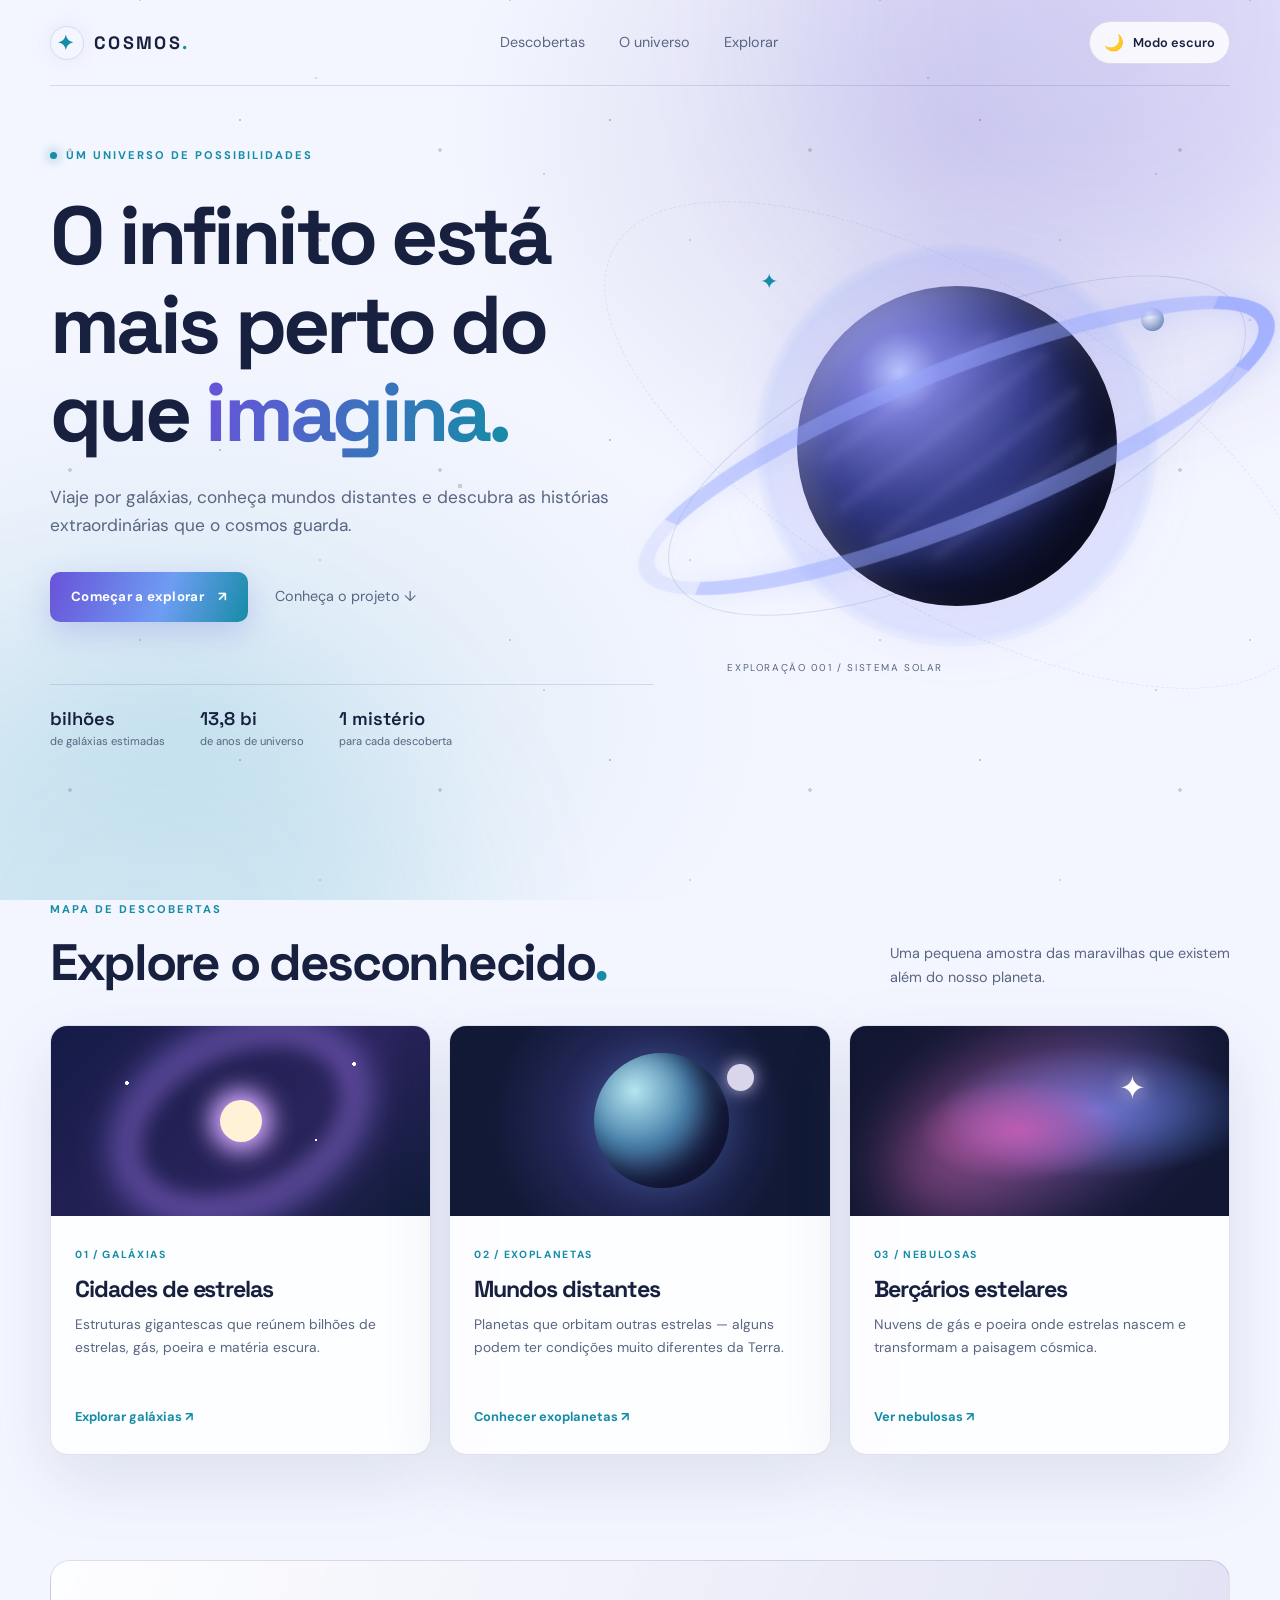
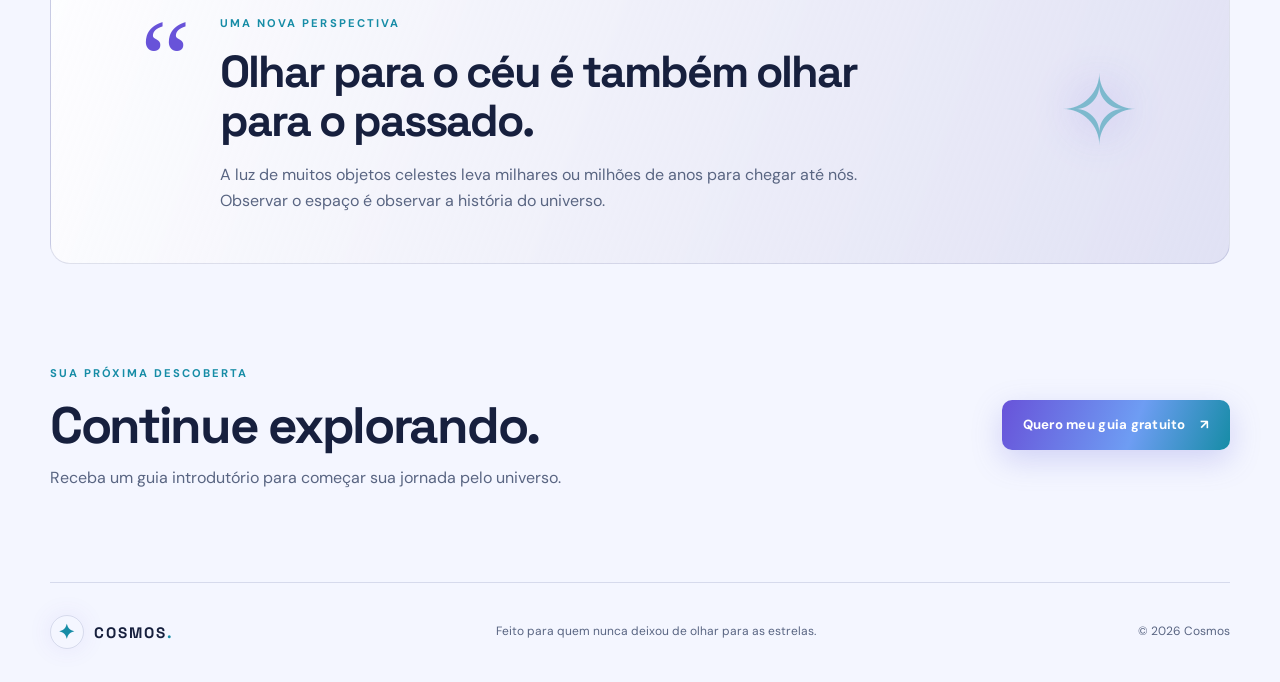
<file: index.html>
<!DOCTYPE html>
<html lang="pt-BR">
<head>
  <meta charset="UTF-8">
  <meta name="viewport" content="width=device-width, initial-scale=1.0">
  <meta name="theme-color" content="#080d20">
  <meta name="description" content="Explore o universo, descubra planetas, galáxias e os mistérios do espaço no Cosmos.">
  <title>Cosmos — Uma janela para o universo</title>
  <link rel="stylesheet" href="style.css">
  <script src="script.js" defer></script>
</head>
<body>
  <div class="space-background" aria-hidden="true"><span class="stars stars-one"></span><span class="stars stars-two"></span><span class="nebula nebula-one"></span><span class="nebula nebula-two"></span></div>
  <header class="site-header">
    <a class="brand" href="index.html" aria-label="Cosmos - início"><span class="brand-symbol">✦</span><span>COSMOS<span class="brand-dot">.</span></span></a>
    <nav class="main-nav" aria-label="Navegação principal"><a href="#descobertas">Descobertas</a><a href="#universo">O universo</a><a href="#explorar">Explorar</a></nav>
    <button class="theme-toggle" type="button" aria-label="Ativar modo claro" title="Alternar tema"><span class="theme-icon">☀️</span><span class="theme-label">Modo claro</span></button>
  </header>

  <main>
    <section class="hero" id="universo">
      <div class="hero-copy">
        <span class="eyebrow"><span class="live-dot"></span> UM UNIVERSO DE POSSIBILIDADES</span>
        <h1>O infinito está<br>mais perto do que <span>imagina.</span></h1>
        <p>Viaje por galáxias, conheça mundos distantes e descubra as histórias extraordinárias que o cosmos guarda.</p>
        <div class="hero-actions"><a class="button button-primary" href="#descobertas">Começar a explorar <span>↗</span></a><a class="text-link" href="#explorar">Conheça o projeto <span>↓</span></a></div>
        <div class="hero-facts"><div><strong> bilhões</strong><small>de galáxias estimadas</small></div><div><strong>13,8 bi</strong><small>de anos de universo</small></div><div><strong>1 mistério</strong><small>para cada descoberta</small></div></div>
      </div>
      <div class="planet-scene" aria-label="Ilustração artística de um planeta com anéis no espaço"><div class="orbit orbit-a"></div><div class="orbit orbit-b"></div><div class="planet"><span class="planet-glow"></span></div><div class="planet-ring"></div><span class="moon"></span><span class="scene-label">EXPLORAÇÃO 001 / SISTEMA SOLAR</span></div>
    </section>

    <section class="discover-section section-wrap" id="descobertas">
      <div class="section-heading"><div><span class="eyebrow">MAPA DE DESCOBERTAS</span><h2>Explore o desconhecido<span>.</span></h2></div><p>Uma pequena amostra das maravilhas que existem além do nosso planeta.</p></div>
      <div class="discovery-grid">
        <article class="discovery-card card-galaxy"><div class="card-art galaxy-art"><span class="galaxy-core"></span><span class="galaxy-arm"></span></div><div class="card-content"><span class="card-index">01 / GALÁXIAS</span><h3>Cidades de estrelas</h3><p>Estruturas gigantescas que reúnem bilhões de estrelas, gás, poeira e matéria escura.</p><a href="https://science.nasa.gov/universe/galaxies/" target="_blank" rel="noopener">Explorar galáxias ↗</a></div></article>
        <article class="discovery-card card-planet"><div class="card-art planet-art"><span class="mini-planet"></span><span class="mini-moon"></span></div><div class="card-content"><span class="card-index">02 / EXOPLANETAS</span><h3>Mundos distantes</h3><p>Planetas que orbitam outras estrelas — alguns podem ter condições muito diferentes da Terra.</p><a href="https://science.nasa.gov/exoplanets/" target="_blank" rel="noopener">Conhecer exoplanetas ↗</a></div></article>
        <article class="discovery-card card-nebula"><div class="card-art nebula-art"><span class="nebula-cloud"></span><span class="nebula-star">✦</span></div><div class="card-content"><span class="card-index">03 / NEBULOSAS</span><h3>Berçários estelares</h3><p>Nuvens de gás e poeira onde estrelas nascem e transformam a paisagem cósmica.</p><a href="https://science.nasa.gov/universe/nebulae/" target="_blank" rel="noopener">Ver nebulosas ↗</a></div></article>
      </div>
    </section>

    <section class="quote-section section-wrap" id="explorar"><div class="quote-mark">“</div><div><span class="eyebrow">UMA NOVA PERSPECTIVA</span><h2>Olhar para o céu é também olhar para o passado.</h2><p>A luz de muitos objetos celestes leva milhares ou milhões de anos para chegar até nós. Observar o espaço é observar a história do universo.</p></div><div class="quote-orb" aria-hidden="true">✧</div></section>

    <section class="newsletter section-wrap"><div><span class="eyebrow">SUA PRÓXIMA DESCOBERTA</span><h2>Continue explorando.</h2><p>Receba um guia introdutório para começar sua jornada pelo universo.</p></div><a class="button button-primary" href="landing.html?origem=cosmos_home">Quero meu guia gratuito <span>↗</span></a></section>
  </main>
  <footer class="site-footer"><a class="brand" href="index.html"><span class="brand-symbol">✦</span><span>COSMOS<span class="brand-dot">.</span></span></a><p>Feito para quem nunca deixou de olhar para as estrelas.</p><span>© 2026 Cosmos</span></footer>
</body>
</html>
</file>
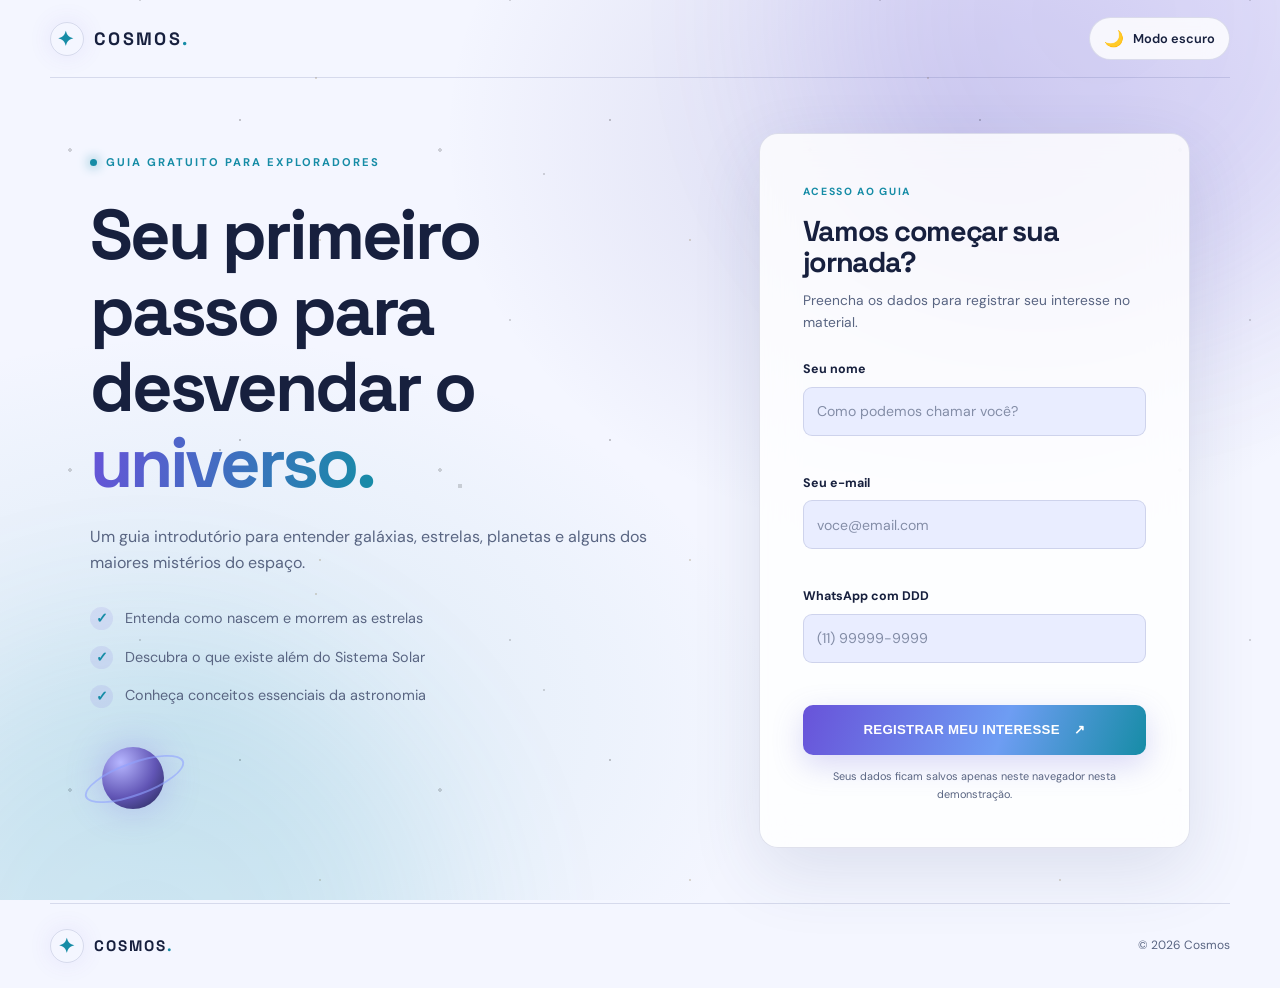
<file: landing.html>
<!DOCTYPE html>
<html lang="pt-BR">
<head>
  <meta charset="UTF-8">
  <meta name="viewport" content="width=device-width, initial-scale=1.0">
  <title>Guia gratuito — Cosmos</title>
  <link rel="stylesheet" href="style.css">
  <script src="script.js" defer></script>
</head>
<body class="landing-page">
  <div class="space-background" aria-hidden="true"><span class="stars stars-one"></span><span class="stars stars-two"></span><span class="nebula nebula-one"></span><span class="nebula nebula-two"></span></div>
  <header class="site-header landing-header"><a class="brand" href="index.html"><span class="brand-symbol">✦</span><span>COSMOS<span class="brand-dot">.</span></span></a><button class="theme-toggle" type="button" aria-label="Ativar modo claro" title="Alternar tema"><span class="theme-icon">☀️</span><span class="theme-label">Modo claro</span></button></header>
  <main class="landing-layout">
    <section class="landing-copy"><span class="eyebrow"><span class="live-dot"></span> GUIA GRATUITO PARA EXPLORADORES</span><h1>Seu primeiro passo para desvendar o <span>universo.</span></h1><p>Um guia introdutório para entender galáxias, estrelas, planetas e alguns dos maiores mistérios do espaço.</p><ul class="benefit-list"><li>Entenda como nascem e morrem as estrelas</li><li>Descubra o que existe além do Sistema Solar</li><li>Conheça conceitos essenciais da astronomia</li></ul><div class="landing-decoration"><span class="landing-planet"></span><span class="landing-orbit"></span></div></section>
    <section class="form-panel"><span class="form-kicker">ACESSO AO GUIA</span><h2>Vamos começar sua jornada?</h2><p class="form-intro">Preencha os dados para registrar seu interesse no material.</p>
      <form id="leadForm" novalidate>
        <div class="input-group"><label for="nome">Seu nome</label><input type="text" id="nome" placeholder="Como podemos chamar você?" autocomplete="name" required><small class="error-msg" id="erroNome"></small></div>
        <div class="input-group"><label for="email">Seu e-mail</label><input type="email" id="email" placeholder="voce@email.com" autocomplete="email" required><small class="error-msg" id="erroEmail"></small></div>
        <div class="input-group"><label for="whatsapp">WhatsApp com DDD</label><input type="tel" id="whatsapp" placeholder="(11) 99999-9999" maxlength="15" autocomplete="tel" required><small class="error-msg" id="erroWhats"></small></div>
        <input type="hidden" id="origemLead" name="origem"><button class="button button-primary submit-button" type="submit">REGISTRAR MEU INTERESSE <span>↗</span></button><p class="privacy-note">Seus dados ficam salvos apenas neste navegador nesta demonstração.</p>
      </form>
      <div id="successBox" class="success-box hidden"><span class="success-icon">✦</span><h3>Que bom ter você, <span id="userNameSuccess"></span>!</h3><p>Seu interesse foi registrado neste navegador. Prepare-se para olhar o céu com outros olhos.</p><a class="button button-primary" href="index.html">Voltar ao Cosmos ↗</a></div>
    </section>
  </main>
  <footer class="site-footer landing-footer"><a class="brand" href="index.html"><span class="brand-symbol">✦</span><span>COSMOS<span class="brand-dot">.</span></span></a><span>© 2026 Cosmos</span></footer>
</body>
</html>
</file>
<file: style.css>
@import url('https://fonts.googleapis.com/css2?family=DM+Sans:wght@400;500;600;700&family=Space+Grotesk:wght@400;500;600;700&display=swap');

:root{color-scheme:dark;--bg:#080d20;--bg-soft:#0d1530;--panel:rgba(17,26,55,.78);--panel-solid:#111a37;--text:#f3f5ff;--muted:#a4aecb;--line:rgba(169,187,255,.16);--accent:#9c8cff;--accent-2:#5bd6e8;--accent-soft:rgba(156,140,255,.16);--shadow:0 24px 80px rgba(0,0,0,.28)}
:root[data-theme="light"]{color-scheme:light;--bg:#f4f6ff;--bg-soft:#e9edff;--panel:rgba(255,255,255,.82);--panel-solid:#fff;--text:#17203e;--muted:#596582;--line:rgba(62,79,135,.16);--accent:#6853d9;--accent-2:#168ca6;--accent-soft:rgba(104,83,217,.10);--shadow:0 24px 70px rgba(49,62,115,.12)}
*{box-sizing:border-box;margin:0;padding:0}html{scroll-behavior:smooth;scroll-padding-top:90px}body{min-height:100vh;background:var(--bg);color:var(--text);font-family:'DM Sans',sans-serif;line-height:1.65;overflow-x:hidden;transition:background .35s,color .35s}a{color:inherit}.space-background{position:fixed;inset:0;z-index:-2;overflow:hidden;pointer-events:none;background:radial-gradient(ellipse at 75% 15%,rgba(80,72,170,.18),transparent 38%),radial-gradient(ellipse at 15% 80%,rgba(32,142,174,.12),transparent 38%),var(--bg);transition:background .35s}.stars{position:absolute;inset:-100%;background-image:radial-gradient(1px 1px at 40px 60px,rgba(255,255,255,.9) 99%,transparent),radial-gradient(1px 1px at 120px 180px,rgba(160,190,255,.8) 99%,transparent),radial-gradient(2px 2px at 240px 90px,rgba(255,255,255,.7) 99%,transparent),radial-gradient(1px 1px at 310px 260px,rgba(255,255,255,.65) 99%,transparent);background-size:370px 320px;animation:star-drift 100s linear infinite;opacity:.7}.stars-two{background-size:510px 430px;animation-duration:150s;animation-direction:reverse;opacity:.38;transform:scale(1.2)}:root[data-theme="light"] .stars{opacity:.22;filter:invert(1)}.nebula{position:absolute;width:38rem;height:38rem;border-radius:50%;filter:blur(90px);opacity:.13;animation:nebula-float 18s ease-in-out infinite alternate}.nebula-one{background:#7659e8;top:-18rem;right:-8rem}.nebula-two{background:#1c9eb7;bottom:-22rem;left:-10rem;animation-delay:-8s}@keyframes star-drift{to{transform:translate3d(180px,120px,0)}}@keyframes nebula-float{to{transform:translate3d(-45px,35px,0) scale(1.16)}}
.site-header{width:min(1180px,calc(100% - 48px));height:86px;margin:auto;display:flex;align-items:center;justify-content:space-between;gap:24px;position:relative;z-index:5;border-bottom:1px solid var(--line)}.brand{display:inline-flex;align-items:center;gap:10px;text-decoration:none;font:700 1.12rem 'Space Grotesk',sans-serif;letter-spacing:.13em}.brand-symbol{display:grid;place-items:center;width:34px;height:34px;border:1px solid var(--line);border-radius:50%;color:var(--accent-2);font-size:1.25rem;box-shadow:0 0 24px var(--accent-soft)}.brand-dot{color:var(--accent-2)}.main-nav{display:flex;gap:34px}.main-nav a,.text-link{color:var(--muted);font-size:.9rem;text-decoration:none;transition:color .2s}.main-nav a:hover,.text-link:hover{color:var(--accent-2)}.theme-toggle{display:flex;align-items:center;gap:9px;padding:10px 14px;border:1px solid var(--line);border-radius:999px;background:var(--panel);color:var(--text);font:600 .8rem 'DM Sans',sans-serif;cursor:pointer;backdrop-filter:blur(12px);transition:transform .2s,border-color .2s}.theme-toggle:hover{transform:translateY(-2px);border-color:var(--accent)}.theme-icon{font-size:1rem}
.hero{width:min(1180px,calc(100% - 48px));min-height:650px;margin:auto;display:grid;grid-template-columns:1.05fr .95fr;align-items:center;gap:30px;padding:55px 0 75px}.hero-copy{position:relative;z-index:1}.eyebrow{display:inline-flex;align-items:center;gap:9px;color:var(--accent-2);font-size:.7rem;font-weight:700;letter-spacing:.18em}.live-dot{width:7px;height:7px;border-radius:50%;background:var(--accent-2);box-shadow:0 0 12px var(--accent-2)}h1,h2,h3{font-family:'Space Grotesk',sans-serif;line-height:1.08;letter-spacing:-.045em}.hero h1{max-width:700px;margin:25px 0;font-size:clamp(3.1rem,6.4vw,5.65rem)}.hero h1 span,.landing-copy h1 span{background:linear-gradient(100deg,var(--accent),var(--accent-2));-webkit-background-clip:text;background-clip:text;color:transparent}.hero-copy>p,.landing-copy>p{max-width:560px;color:var(--muted);font-size:1.08rem}.hero-actions{display:flex;align-items:center;gap:27px;margin-top:32px}.button{min-height:50px;padding:0 21px;display:inline-flex;align-items:center;justify-content:center;gap:14px;border:0;border-radius:10px;text-decoration:none;font-size:.83rem;font-weight:700;letter-spacing:.02em;cursor:pointer;transition:transform .2s,box-shadow .2s}.button:hover{transform:translateY(-3px)}.button-primary{background:linear-gradient(110deg,var(--accent),#6e9df3 58%,var(--accent-2));color:white;box-shadow:0 10px 30px rgba(104,105,220,.25)}.button-primary:hover{box-shadow:0 14px 38px rgba(104,105,220,.38)}.hero-facts{display:flex;gap:35px;margin-top:62px;padding-top:22px;border-top:1px solid var(--line)}.hero-facts div{display:grid;gap:2px}.hero-facts strong{font:600 1.15rem 'Space Grotesk',sans-serif}.hero-facts small{color:var(--muted);font-size:.7rem}.planet-scene{height:490px;position:relative;display:grid;place-items:center;isolation:isolate}.planet{position:relative;width:min(320px,65vw);aspect-ratio:1;border-radius:50%;background:radial-gradient(circle at 32% 27%,#b9c4ff 0,#7779d4 13%,#353c89 42%,#171d4b 68%,#080d20 100%);box-shadow:inset -35px -24px 55px rgba(0,0,0,.55),inset 14px 12px 32px rgba(255,255,255,.23),0 0 75px rgba(115,113,235,.35);animation:planet-hover 8s ease-in-out infinite}.planet:before{content:"";position:absolute;inset:16% 8%;border-radius:50%;background:repeating-linear-gradient(165deg,transparent 0 19px,rgba(188,191,255,.12) 21px 26px,transparent 31px 48px);filter:blur(5px);transform:rotate(-22deg)}.planet-glow{position:absolute;inset:-13%;border-radius:50%;background:radial-gradient(circle,transparent 55%,rgba(104,151,255,.13) 67%,transparent 72%);z-index:-1}.planet-ring{position:absolute;width:125%;height:34%;border:17px solid rgba(151,167,255,.48);border-left-color:rgba(151,167,255,.14);border-right-color:rgba(151,167,255,.8);border-radius:50%;transform:rotate(-22deg);filter:drop-shadow(0 0 12px rgba(129,146,255,.35));z-index:1}.orbit{position:absolute;border:1px solid var(--line);border-radius:50%;transform:rotate(-25deg)}.orbit-a{width:115%;height:48%}.orbit-b{width:145%;height:67%;transform:rotate(30deg);border-style:dashed;opacity:.65}.moon{position:absolute;width:23px;height:23px;right:12%;top:22%;border-radius:50%;background:radial-gradient(circle at 35% 30%,#fff,#a5b6d9 50%,#53668f);box-shadow:0 0 25px rgba(177,205,255,.5)}.scene-label{position:absolute;bottom:3%;left:8%;color:var(--muted);font-size:.62rem;letter-spacing:.16em}.planet-scene:after{content:"✦";position:absolute;top:13%;left:14%;color:var(--accent-2);font-size:1.4rem;animation:twinkle 2.5s infinite}@keyframes planet-hover{50%{transform:translateY(-13px) rotate(3deg)}}@keyframes twinkle{50%{opacity:.3;transform:scale(.7)}}
.section-wrap{width:min(1180px,calc(100% - 48px));margin:auto}.discover-section{padding:70px 0 105px}.section-heading{display:flex;align-items:end;justify-content:space-between;gap:30px;margin-bottom:35px}.section-heading h2,.quote-section h2,.newsletter h2{margin-top:13px;font-size:clamp(2rem,4vw,3.25rem)}.section-heading h2 span{color:var(--accent-2)}.section-heading>p{max-width:340px;color:var(--muted);font-size:.9rem}.discovery-grid{display:grid;grid-template-columns:repeat(3,1fr);gap:18px}.discovery-card{overflow:hidden;border:1px solid var(--line);border-radius:17px;background:var(--panel);box-shadow:var(--shadow);backdrop-filter:blur(14px);transition:transform .25s,border-color .25s}.discovery-card:hover{transform:translateY(-7px);border-color:rgba(156,140,255,.5)}.card-art{height:190px;position:relative;overflow:hidden;background:linear-gradient(135deg,#151b46,#29245c 60%,#101b38)}.galaxy-art:before{content:"";position:absolute;width:210px;height:130px;left:50%;top:50%;transform:translate(-50%,-50%) rotate(-25deg);border:22px solid rgba(177,128,255,.35);border-radius:50%;filter:blur(9px);box-shadow:0 0 35px #9575ee}.galaxy-core{position:absolute;width:42px;height:42px;left:50%;top:50%;transform:translate(-50%,-50%);border-radius:50%;background:#fff2d6;box-shadow:0 0 25px 10px #d6aaff}.galaxy-arm{position:absolute;inset:0;background-image:radial-gradient(2px 2px at 20% 30%,white 98%,transparent),radial-gradient(1px 1px at 70% 60%,white 98%,transparent),radial-gradient(2px 2px at 80% 20%,white 98%,transparent)}.planet-art{background:radial-gradient(circle at 50% 50%,#3a367e,#111936 70%)}.mini-planet{position:absolute;width:135px;height:135px;left:38%;top:14%;border-radius:50%;background:radial-gradient(circle at 30% 28%,#b5e5ee,#4a83ad 40%,#26315f 75%);box-shadow:inset -20px -15px 30px #10132f,0 0 38px rgba(83,175,222,.25)}.mini-moon{position:absolute;width:27px;height:27px;right:20%;top:20%;border-radius:50%;background:#d9d6ec;box-shadow:0 0 18px #c7c0ed}.nebula-art{background:radial-gradient(ellipse at 45% 55%,#b34b9d 0,transparent 35%),radial-gradient(ellipse at 65% 45%,#4c73ca 0,transparent 45%),#111632}.nebula-cloud{position:absolute;inset:20%;border-radius:50%;background:linear-gradient(120deg,rgba(241,108,190,.6),rgba(95,126,245,.3));filter:blur(24px);transform:rotate(-25deg) scale(1.4)}.nebula-star{position:absolute;right:22%;top:19%;font-size:2rem;color:white;text-shadow:0 0 20px white}.card-content{padding:24px}.card-index,.form-kicker{color:var(--accent-2);font-size:.65rem;font-weight:700;letter-spacing:.16em}.card-content h3{margin:11px 0;font-size:1.45rem}.card-content p{min-height:78px;color:var(--muted);font-size:.86rem}.card-content a{display:inline-block;margin-top:15px;color:var(--accent-2);font-size:.8rem;font-weight:700;text-decoration:none}.quote-section{position:relative;display:flex;align-items:center;gap:30px;min-height:280px;margin-bottom:95px;padding:48px 7%;overflow:hidden;border:1px solid var(--line);border-radius:20px;background:linear-gradient(110deg,var(--panel),rgba(86,79,166,.12))}.quote-mark{align-self:flex-start;color:var(--accent);font:7rem Georgia,serif;line-height:.9}.quote-section>div:nth-child(2){max-width:650px}.quote-section h2{font-size:clamp(1.8rem,3.5vw,2.8rem)}.quote-section p{margin-top:17px;color:var(--muted);max-width:650px}.quote-orb{margin-left:auto;color:var(--accent-2);font-size:6rem;opacity:.5;text-shadow:0 0 45px var(--accent)}.newsletter{display:flex;align-items:center;justify-content:space-between;gap:30px;padding:0 0 90px}.newsletter p{margin-top:12px;color:var(--muted)}.site-footer{width:min(1180px,calc(100% - 48px));min-height:100px;margin:auto;border-top:1px solid var(--line);display:flex;align-items:center;justify-content:space-between;gap:20px;color:var(--muted);font-size:.75rem}.site-footer .brand{color:var(--text);font-size:.95rem}
/* Landing page */
.landing-page{min-height:100vh}.landing-header{height:78px}.landing-layout{width:min(1100px,calc(100% - 48px));min-height:calc(100vh - 180px);margin:auto;display:grid;grid-template-columns:1.05fr .8fr;align-items:center;gap:clamp(45px,8vw,110px);padding:55px 0}.landing-copy{position:relative}.landing-copy h1{margin:23px 0;font-size:clamp(2.8rem,5.5vw,4.7rem)}.landing-copy>p{font-size:1rem}.benefit-list{display:grid;gap:15px;margin-top:30px;list-style:none}.benefit-list li{display:flex;align-items:center;gap:12px;color:var(--muted);font-size:.9rem}.benefit-list li:before{content:"✓";display:grid;place-items:center;width:23px;height:23px;flex:0 0 23px;border-radius:50%;background:var(--accent-soft);color:var(--accent-2);font-weight:800}.landing-decoration{height:90px;position:relative;margin-top:35px}.landing-planet{position:absolute;left:12px;top:4px;width:62px;height:62px;border-radius:50%;background:radial-gradient(circle at 30% 25%,#b6b6ff,#6155b5 55%,#20244d);box-shadow:0 0 35px rgba(125,108,230,.35)}.landing-orbit{position:absolute;left:-8px;top:19px;width:105px;height:34px;border:2px solid rgba(143,162,255,.6);border-radius:50%;transform:rotate(-20deg)}.form-panel{padding:clamp(27px,4vw,43px);border:1px solid var(--line);border-radius:19px;background:var(--panel);box-shadow:var(--shadow);backdrop-filter:blur(18px)}.form-panel h2{margin-top:13px;font-size:1.8rem}.form-intro{margin:10px 0 25px;color:var(--muted);font-size:.86rem}.input-group{margin-bottom:16px}.input-group label{display:block;margin-bottom:7px;font-size:.78rem;font-weight:700}.input-group input{width:100%;height:49px;padding:0 13px;border:1px solid var(--line);border-radius:9px;outline:none;background:var(--bg-soft);color:var(--text);font:inherit;font-size:.88rem;transition:border-color .2s,box-shadow .2s}.input-group input::placeholder{color:var(--muted);opacity:.7}.input-group input:focus{border-color:var(--accent);box-shadow:0 0 0 3px var(--accent-soft)}.error-msg{display:block;min-height:17px;margin-top:4px;color:#ef777f;font-size:.72rem}.submit-button{width:100%;margin-top:5px}.privacy-note{margin-top:13px;color:var(--muted);font-size:.68rem;text-align:center}.success-box{text-align:center;padding:25px 0 5px}.success-icon{font-size:2.6rem;color:var(--accent-2)}.success-box h3{margin:12px 0;font-size:1.7rem}.success-box p{margin-bottom:22px;color:var(--muted);font-size:.9rem}.hidden{display:none!important}.landing-footer{min-height:85px}
@media(max-width:850px){.main-nav{gap:17px}.hero{min-height:auto;grid-template-columns:1fr;padding:75px 0 50px}.hero-copy{max-width:700px}.planet-scene{height:390px;max-width:600px;width:100%;margin:auto}.hero-facts{margin-top:42px}.discovery-grid{grid-template-columns:1fr 1fr}.discovery-card:last-child{grid-column:1/-1}.landing-layout{grid-template-columns:1fr 1fr;gap:30px}.landing-copy h1{font-size:clamp(2.5rem,5vw,3.7rem)}}
@media(max-width:620px){.site-header{width:calc(100% - 32px);height:72px}.main-nav{display:none}.theme-toggle{padding:9px 11px}.theme-label{font-size:.72rem}.hero,.section-wrap,.site-footer,.landing-layout{width:calc(100% - 36px)}.hero{padding-top:58px}.hero h1{font-size:clamp(2.8rem,13vw,4.2rem)}.hero-copy>p{font-size:.98rem}.hero-actions{align-items:flex-start;flex-direction:column;gap:17px}.hero-facts{gap:17px;justify-content:space-between}.hero-facts strong{font-size:1rem}.hero-facts small{font-size:.62rem}.planet-scene{height:330px}.planet{width:220px}.planet-ring{border-width:11px}.section-heading{align-items:flex-start;flex-direction:column}.discover-section{padding:50px 0 65px}.discovery-grid{grid-template-columns:1fr}.discovery-card:last-child{grid-column:auto}.card-content p{min-height:0}.quote-section{padding:30px 24px;gap:10px;margin-bottom:65px}.quote-mark{font-size:4rem}.quote-orb{display:none}.newsletter{align-items:flex-start;flex-direction:column;padding-bottom:65px}.site-footer{align-items:flex-start;flex-direction:column;justify-content:center;padding:25px 0;gap:9px}.landing-header{height:72px}.landing-layout{grid-template-columns:1fr;padding:48px 0;gap:32px}.landing-copy h1{font-size:clamp(2.8rem,12vw,4rem)}.landing-decoration{display:none}.form-panel{padding:25px 21px}.landing-footer{flex-direction:row;align-items:center}.landing-footer .brand{font-size:.8rem}}
@media(prefers-reduced-motion:reduce){*,*::before,*::after{scroll-behavior:auto!important;animation-duration:.01ms!important;animation-iteration-count:1!important;transition-duration:.01ms!important}}
</file>
